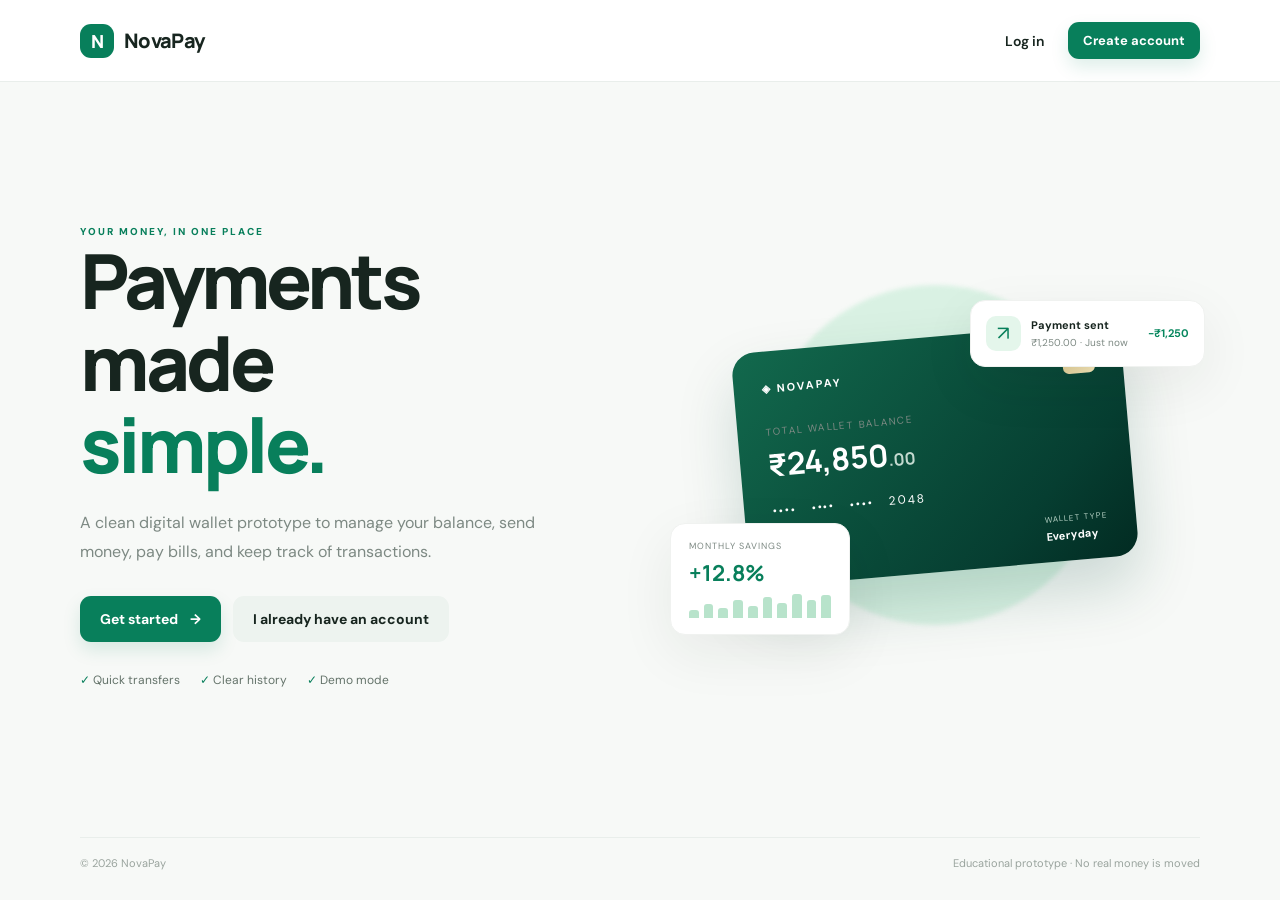
<file: index.html>
<!doctype html>
<html lang="en">
<head>
  <meta charset="utf-8"><meta name="viewport" content="width=device-width, initial-scale=1">
  <title>NovaPay | Digital Wallet</title><link rel="stylesheet" href="style.css">
</head>
<body class="landing">
  <nav class="topbar"><a class="brand" href="index.html"><span class="brand-icon">N</span> NovaPay</a><div class="nav-actions"><a class="nav-link" href="login.html">Log in</a><a class="btn btn-primary btn-small" href="register.html">Create account</a></div></nav>
  <main class="hero wrap">
    <section class="hero-copy"><span class="eyebrow">YOUR MONEY, IN ONE PLACE</span><h1>Payments made<br><span>simple.</span></h1><p>A clean digital wallet prototype to manage your balance, send money, pay bills, and keep track of transactions.</p><div class="hero-actions"><a class="btn btn-primary" href="register.html">Get started <span>→</span></a><a class="btn btn-quiet" href="login.html">I already have an account</a></div><div class="trust-row"><span>✓ Quick transfers</span><span>✓ Clear history</span><span>✓ Demo mode</span></div></section>
    <section class="hero-visual"><div class="glow"></div><div class="preview-card"><div class="card-top"><span>◈ NOVAPAY</span><span class="chip"></span></div><p class="muted light-muted">TOTAL WALLET BALANCE</p><h2>₹24,850<span class="decimal">.00</span></h2><div class="card-number">•••• &nbsp; •••• &nbsp; •••• &nbsp; 2048</div><div class="card-bottom"><div><small>WALLET HOLDER</small><strong>Alex Morgan</strong></div><div><small>WALLET TYPE</small><strong>Everyday</strong></div></div></div><div class="float-note"><span class="note-icon">↗</span><div><strong>Payment sent</strong><small>₹1,250.00 · Just now</small></div><b class="positive">−₹1,250</b></div><div class="mini-stat"><small>MONTHLY SAVINGS</small><strong>+12.8%</strong><div class="bars"><i></i><i></i><i></i><i></i><i></i><i></i><i></i><i></i><i></i><i></i></div></div></section>
  </main><footer class="footer wrap"><span>© 2026 NovaPay</span><span>Educational prototype · No real money is moved</span></footer>
</body></html>
</file>
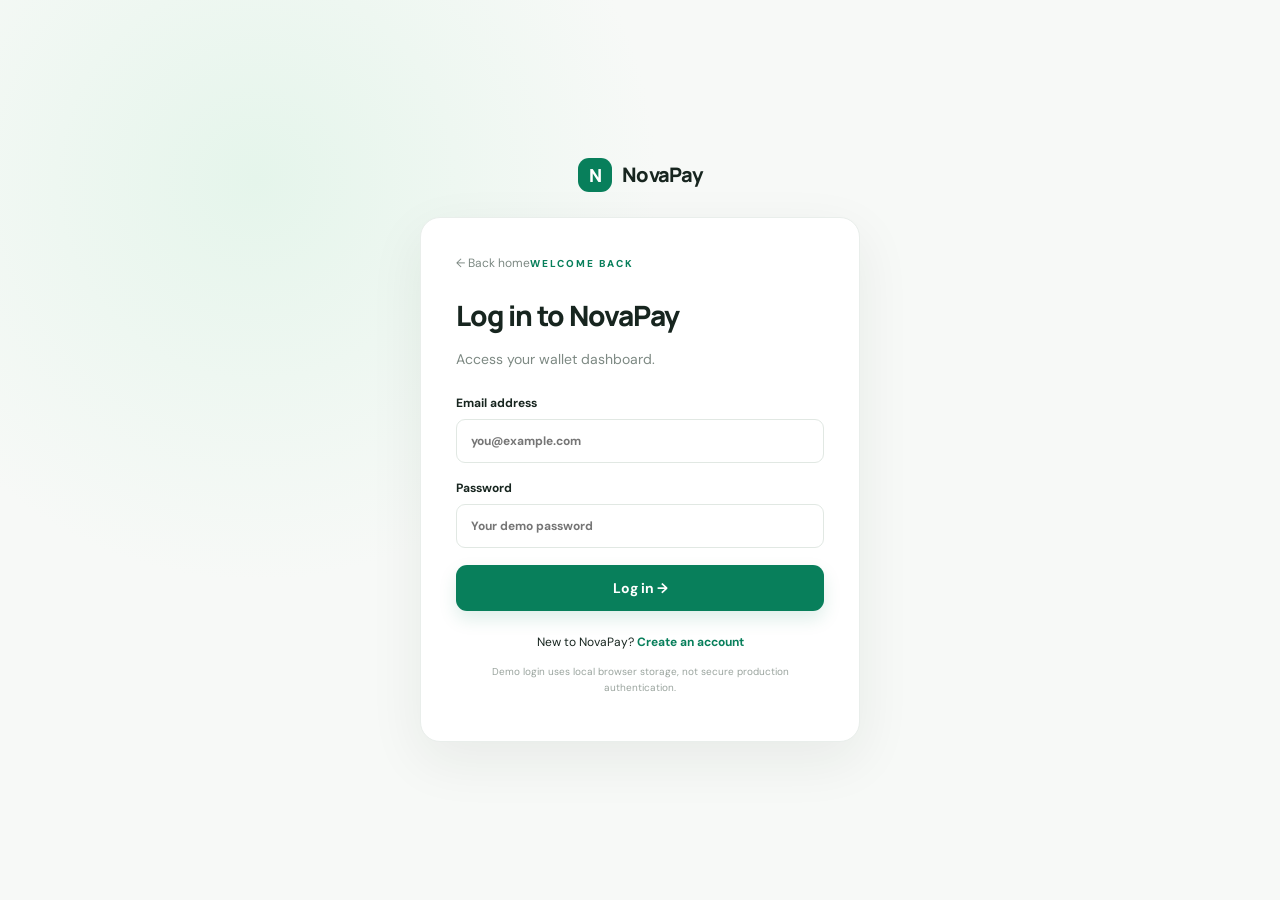
<file: bills.html>
<!doctype html>
<html lang="en"><head><meta charset="utf-8"><meta name="viewport" content="width=device-width, initial-scale=1"><title>Pay bills | NovaPay</title><link rel="stylesheet" href="style.css"></head><body class="app-page"><aside class="sidebar"><a class="brand" href="wallet.html"><span class="brand-icon">N</span> NovaPay</a><div class="profile"><div class="avatar" id="avatarInitial">A</div><div><strong id="sidebarName">Alex Morgan</strong><small>Personal wallet</small></div></div><nav class="side-nav"><a href="wallet.html">▦ <span>Overview</span></a><a href="transfer.html">↗ <span>Send money</span></a><a class="active" href="bills.html">▤ <span>Pay bills</span></a><a href="transactions.html">↻ <span>Transactions</span></a><a href="notifications.html">♧ <span>Notifications</span></a></nav><button class="logout" id="logoutBtn">↪ Log out</button><div class="sidebar-note"><span>🔒</span><strong>Demo environment</strong><small>No real money or payments are processed.</small></div></aside><main class="dashboard"><header class="dash-header"><div><p class="eyebrow">EVERYDAY PAYMENTS</p><h1>Pay your bills</h1><p class="muted">Choose a bill category and record a demo payment.</p></div><a class="btn btn-quiet btn-small" href="wallet.html">← Dashboard</a></header><section class="bill-grid"><button class="bill-tile" data-bill="Electricity"><span class="bill-icon yellow-bg">ϟ</span><strong>Electricity</strong><small>Utility bill</small><span>Pay now →</span></button><button class="bill-tile" data-bill="Internet"><span class="bill-icon blue-bg">⌁</span><strong>Internet</strong><small>Broadband bill</small><span>Pay now →</span></button><button class="bill-tile" data-bill="Mobile recharge"><span class="bill-icon purple-bg">▯</span><strong>Mobile recharge</strong><small>Prepaid recharge</small><span>Pay now →</span></button><button class="bill-tile" data-bill="Water"><span class="bill-icon green-bg">≈</span><strong>Water</strong><small>Water bill</small><span>Pay now →</span></button></section><section class="panel bill-form-panel"><h2 id="billFormTitle">Bill payment</h2><form id="billForm"><label>Bill category<input id="billCategory" readonly value="Electricity"></label><label>Consumer / account number<input id="consumerId" required placeholder="Enter account reference"></label><label>Amount (₹)<div class="amount-input"><span>₹</span><input id="billAmount" type="number" min="1" step="0.01" required placeholder="0.00"></div></label><button class="btn btn-primary" type="submit">Pay demo bill →</button></form><div id="formMessage" class="message" aria-live="polite"></div></section><p class="disclaimer">Bills are simulated for learning. No utility provider is contacted.</p></main><script src="app.js"></script></body></html>
</file>
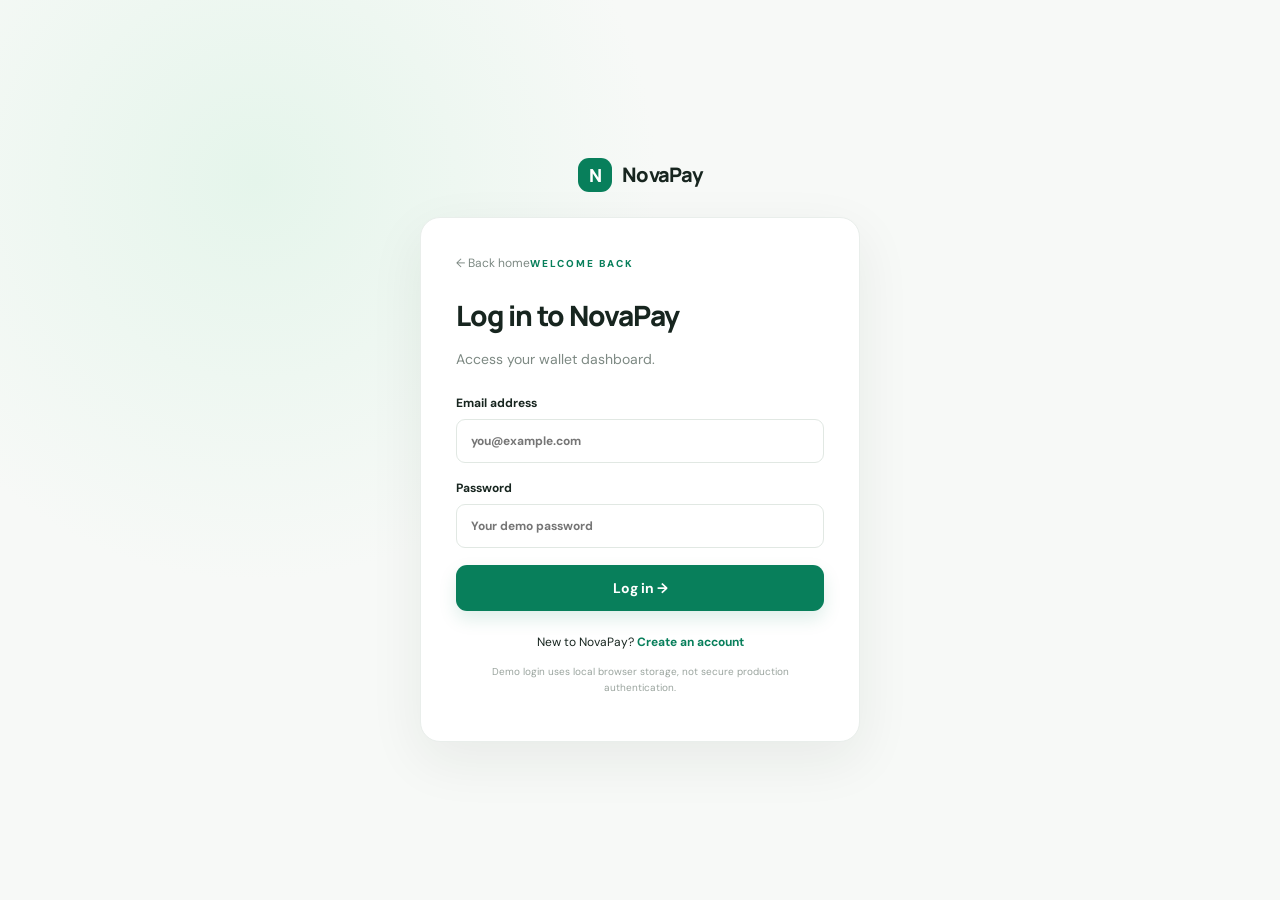
<file: login.html>
<!doctype html>
<html lang="en"><head><meta charset="utf-8"><meta name="viewport" content="width=device-width, initial-scale=1"><title>Log in | NovaPay</title><link rel="stylesheet" href="style.css"></head>
<body class="auth-page"><a class="brand auth-brand" href="index.html"><span class="brand-icon">N</span> NovaPay</a><main class="auth-card"><a class="back-link" href="index.html">← Back home</a><span class="eyebrow">WELCOME BACK</span><h1>Log in to NovaPay</h1><p class="muted">Access your wallet dashboard.</p><form id="loginForm"><label>Email address<input id="email" type="email" required placeholder="you@example.com"></label><label>Password<input id="password" type="password" required placeholder="Your demo password"></label><button class="btn btn-primary full" type="submit">Log in →</button></form><p class="auth-switch">New to NovaPay? <a href="register.html">Create an account</a></p><p class="tiny-note">Demo login uses local browser storage, not secure production authentication.</p></main><script src="app.js"></script></body></html>
</file>
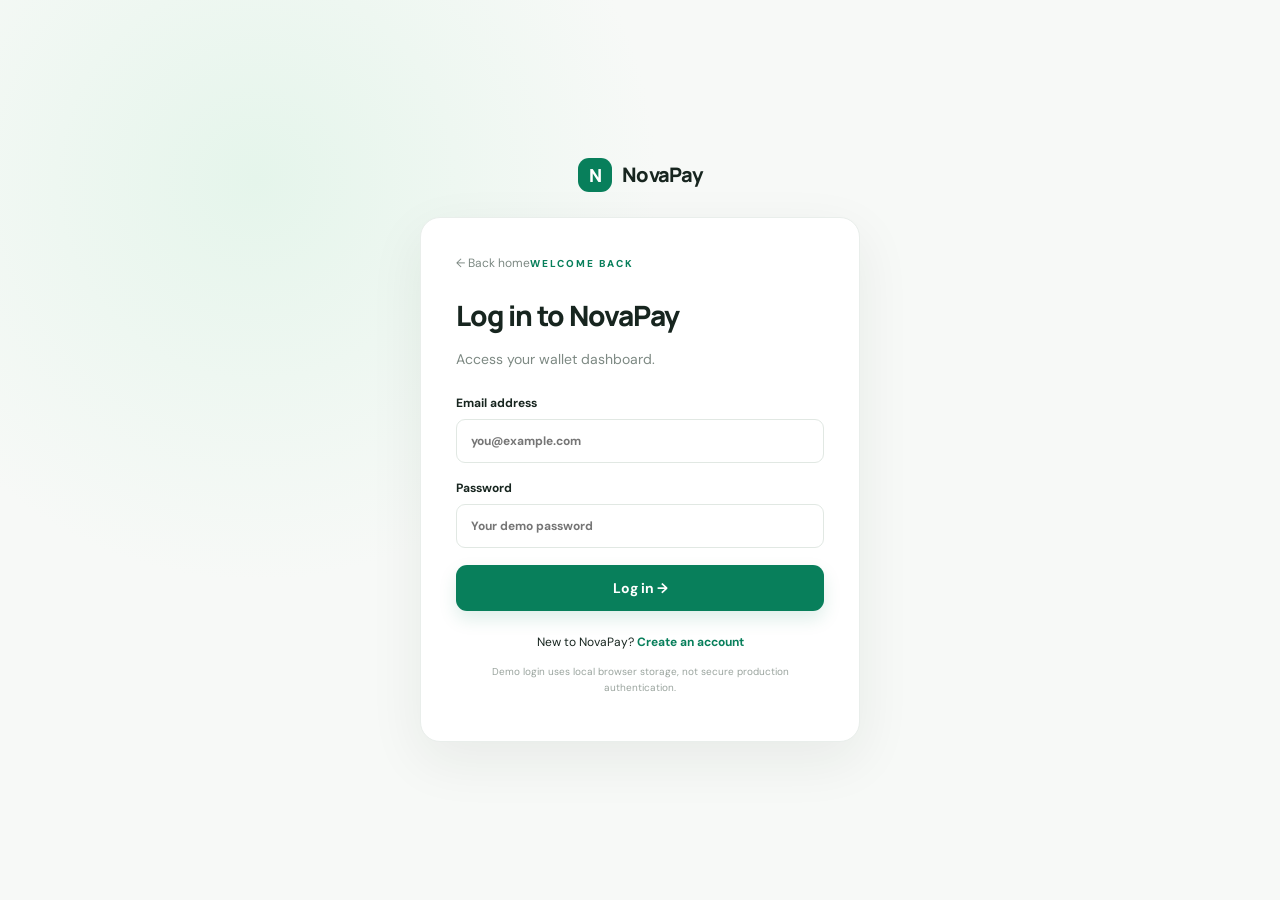
<file: notifications.html>
<!doctype html>
<html lang="en"><head><meta charset="utf-8"><meta name="viewport" content="width=device-width, initial-scale=1"><title>Notifications | NovaPay</title><link rel="stylesheet" href="style.css"></head><body class="app-page"><aside class="sidebar"><a class="brand" href="wallet.html"><span class="brand-icon">N</span> NovaPay</a><div class="profile"><div class="avatar" id="avatarInitial">A</div><div><strong id="sidebarName">Alex Morgan</strong><small>Personal wallet</small></div></div><nav class="side-nav"><a href="wallet.html">▦ <span>Overview</span></a><a href="transfer.html">↗ <span>Send money</span></a><a href="bills.html">▤ <span>Pay bills</span></a><a href="transactions.html">↻ <span>Transactions</span></a><a class="active" href="notifications.html">♧ <span>Notifications</span></a></nav><button class="logout" id="logoutBtn">↪ Log out</button><div class="sidebar-note"><span>🔒</span><strong>Demo environment</strong><small>No real money or payments are processed.</small></div></aside><main class="dashboard"><header class="dash-header"><div><p class="eyebrow">UPDATES</p><h1>Notifications</h1><p class="muted">Important updates about your wallet activity.</p></div><a class="btn btn-quiet btn-small" href="wallet.html">← Dashboard</a></header><section class="panel"><div class="section-heading"><h2>Recent updates</h2><span class="muted">Latest first</span></div><div id="notificationList" class="notification-list"></div></section><p class="disclaimer">Notifications are simulated in your browser.</p></main><script src="app.js"></script></body></html>
</file>
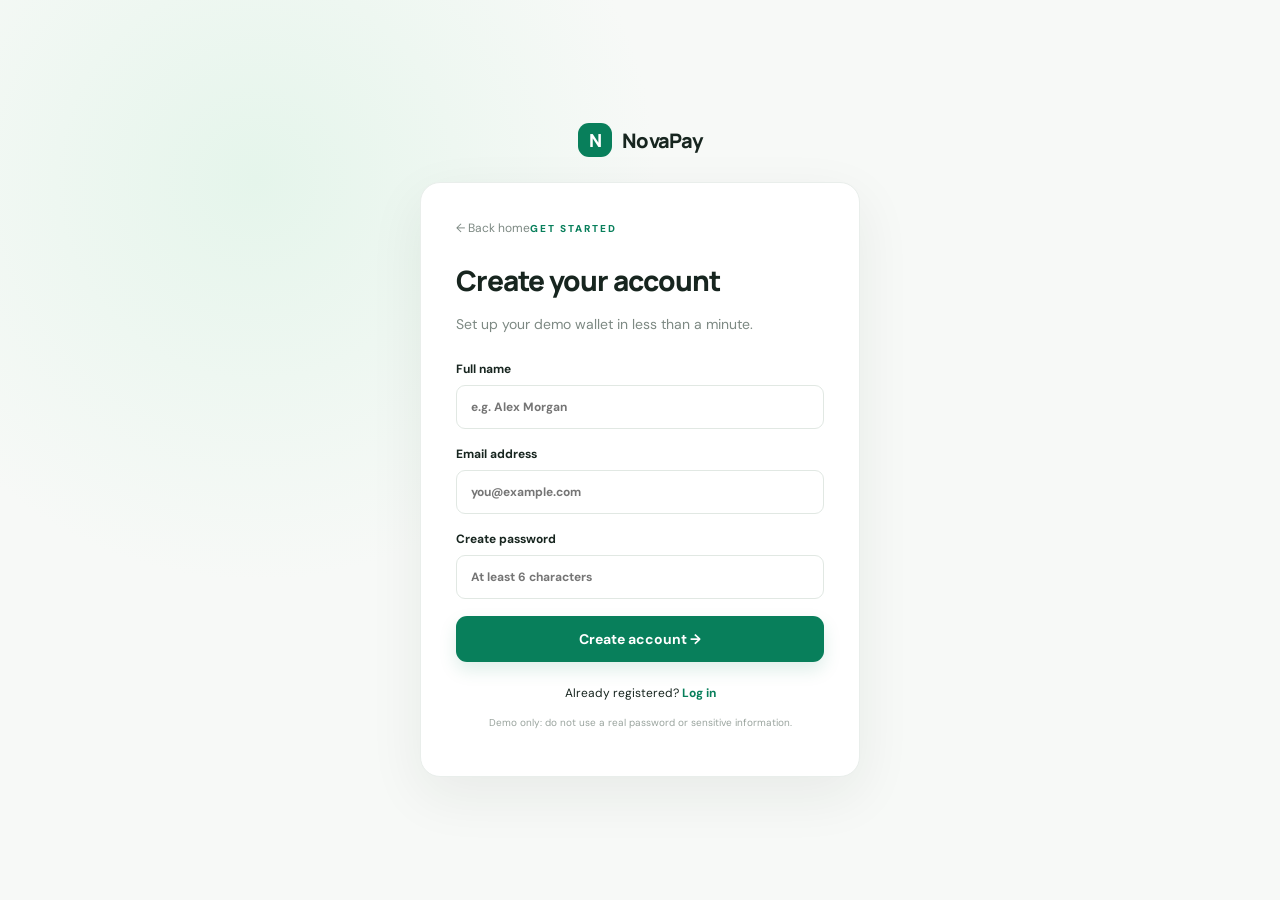
<file: register.html>
<!doctype html>
<html lang="en"><head><meta charset="utf-8"><meta name="viewport" content="width=device-width, initial-scale=1"><title>Create account | NovaPay</title><link rel="stylesheet" href="style.css"></head>
<body class="auth-page"><a class="brand auth-brand" href="index.html"><span class="brand-icon">N</span> NovaPay</a><main class="auth-card"><a class="back-link" href="index.html">← Back home</a><span class="eyebrow">GET STARTED</span><h1>Create your account</h1><p class="muted">Set up your demo wallet in less than a minute.</p><form id="registerForm"><label>Full name<input id="name" required placeholder="e.g. Alex Morgan"></label><label>Email address<input id="email" type="email" required placeholder="you@example.com"></label><label>Create password<input id="password" type="password" minlength="6" required placeholder="At least 6 characters"></label><button class="btn btn-primary full" type="submit">Create account →</button></form><p class="auth-switch">Already registered? <a href="login.html">Log in</a></p><p class="tiny-note">Demo only: do not use a real password or sensitive information.</p></main><script src="app.js"></script></body></html>
</file>
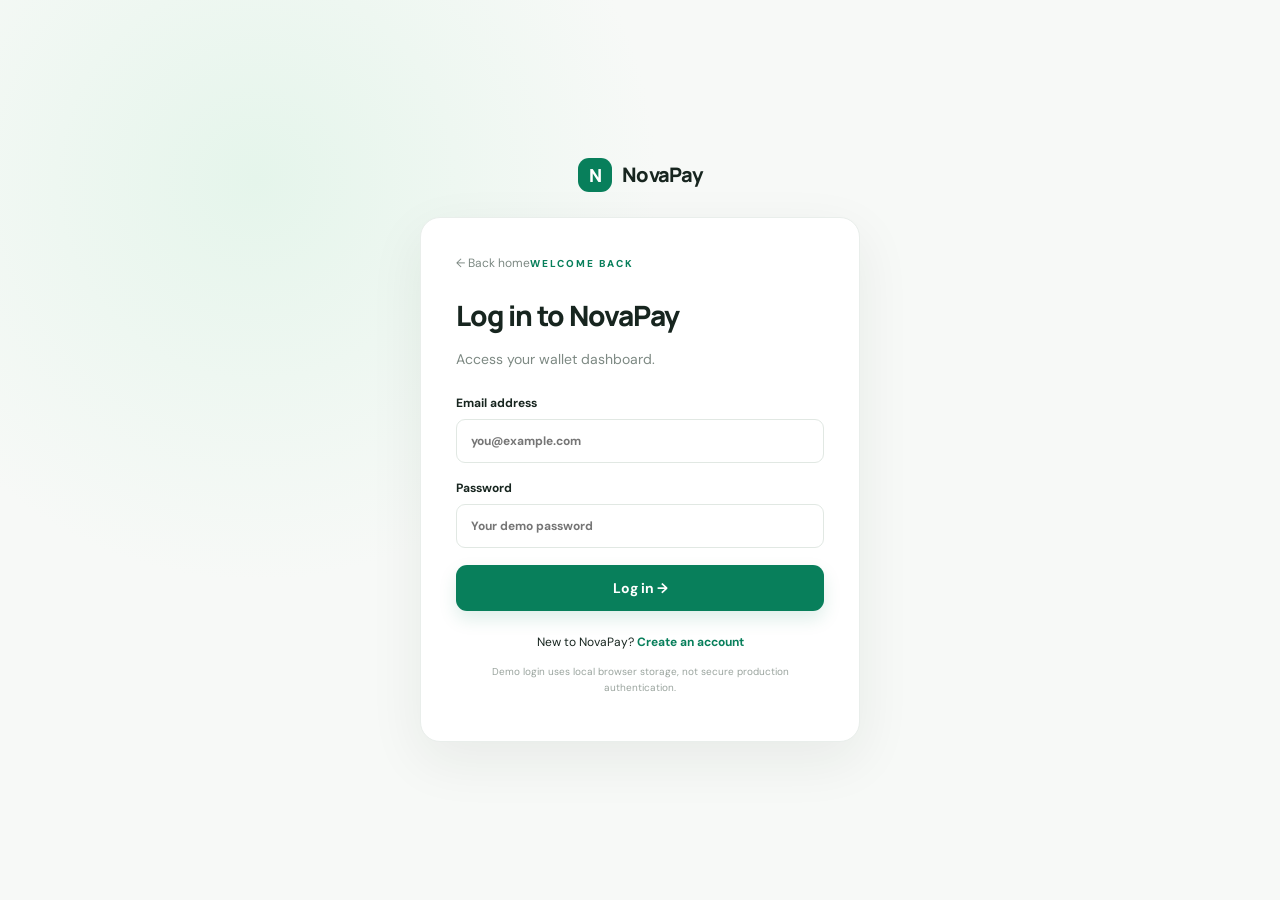
<file: transactions.html>
<!doctype html>
<html lang="en"><head><meta charset="utf-8"><meta name="viewport" content="width=device-width, initial-scale=1"><title>Transactions | NovaPay</title><link rel="stylesheet" href="style.css"></head><body class="app-page"><aside class="sidebar"><a class="brand" href="wallet.html"><span class="brand-icon">N</span> NovaPay</a><div class="profile"><div class="avatar" id="avatarInitial">A</div><div><strong id="sidebarName">Alex Morgan</strong><small>Personal wallet</small></div></div><nav class="side-nav"><a href="wallet.html">▦ <span>Overview</span></a><a href="transfer.html">↗ <span>Send money</span></a><a href="bills.html">▤ <span>Pay bills</span></a><a class="active" href="transactions.html">↻ <span>Transactions</span></a><a href="notifications.html">♧ <span>Notifications</span></a></nav><button class="logout" id="logoutBtn">↪ Log out</button><div class="sidebar-note"><span>🔒</span><strong>Demo environment</strong><small>No real money or payments are processed.</small></div></aside><main class="dashboard"><header class="dash-header"><div><p class="eyebrow">ACTIVITY</p><h1>Transactions</h1><p class="muted">Your wallet activity, all in one place.</p></div><a class="btn btn-primary btn-small" href="transfer.html">＋ New transfer</a></header><section class="panel"><div class="section-heading"><h2>Transaction history</h2><button class="text-button" id="clearHistory">Clear demo history</button></div><div id="allTransactions" class="transaction-list"></div></section><p class="disclaimer">Transaction records are stored in this browser only.</p></main><script src="app.js"></script></body></html>
</file>
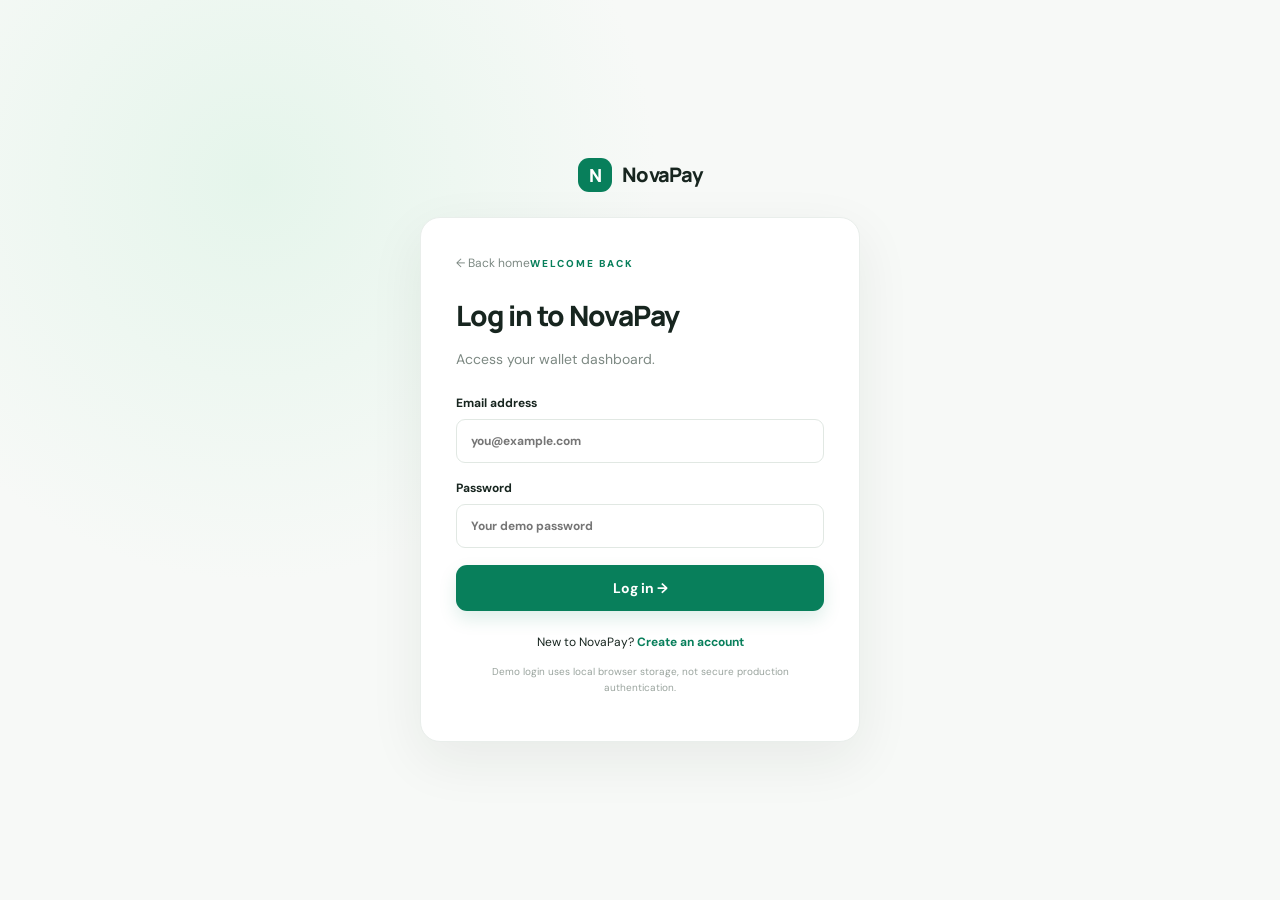
<file: transfer.html>
<!doctype html>
<html lang="en"><head><meta charset="utf-8"><meta name="viewport" content="width=device-width, initial-scale=1"><title>Send money | NovaPay</title><link rel="stylesheet" href="style.css"></head><body class="app-page"><aside class="sidebar"><a class="brand" href="wallet.html"><span class="brand-icon">N</span> NovaPay</a><div class="profile"><div class="avatar" id="avatarInitial">A</div><div><strong id="sidebarName">Alex Morgan</strong><small>Personal wallet</small></div></div><nav class="side-nav"><a href="wallet.html">▦ <span>Overview</span></a><a class="active" href="transfer.html">↗ <span>Send money</span></a><a href="bills.html">▤ <span>Pay bills</span></a><a href="transactions.html">↻ <span>Transactions</span></a><a href="notifications.html">♧ <span>Notifications</span></a></nav><button class="logout" id="logoutBtn">↪ Log out</button><div class="sidebar-note"><span>🔒</span><strong>Demo environment</strong><small>No real money or payments are processed.</small></div></aside><main class="dashboard"><header class="dash-header"><div><p class="eyebrow">PAYMENTS</p><h1>Send money</h1><p class="muted">Transfer demo funds to another person.</p></div><a class="btn btn-quiet btn-small" href="wallet.html">← Dashboard</a></header><section class="form-layout"><article class="panel form-panel"><h2>Transfer details</h2><p class="muted">Review the details before submitting.</p><form id="transferForm"><label>Recipient name<input id="recipient" required placeholder="e.g. Jamie Lee"></label><label>Recipient email<input id="recipientEmail" type="email" required placeholder="jamie@example.com"></label><label>Amount (₹)<div class="amount-input"><span>₹</span><input id="transferAmount" type="number" min="1" step="0.01" required placeholder="0.00"></div></label><label>Note (optional)<input id="transferNote" maxlength="80" placeholder="What is this payment for?"></label><div class="form-info"><span>Transfer fee</span><strong>₹0.00</strong></div><div class="form-info"><span>Available balance</span><strong id="availableBalance">₹10,000.00</strong></div><button class="btn btn-primary full" type="submit">Review and send →</button></form><div id="formMessage" class="message" aria-live="polite"></div></article><aside class="panel side-info"><div class="info-icon">↗</div><h3>Simple, transparent transfers</h3><p class="muted">This local prototype updates your demo balance and transaction history. It does not contact a bank or move real money.</p><hr><p class="muted">Before a real payment product launches, it needs secure server-side authentication, a trusted payment provider, transaction verification, and regulatory review.</p></aside></section></main><script src="app.js"></script></body></html>
</file>
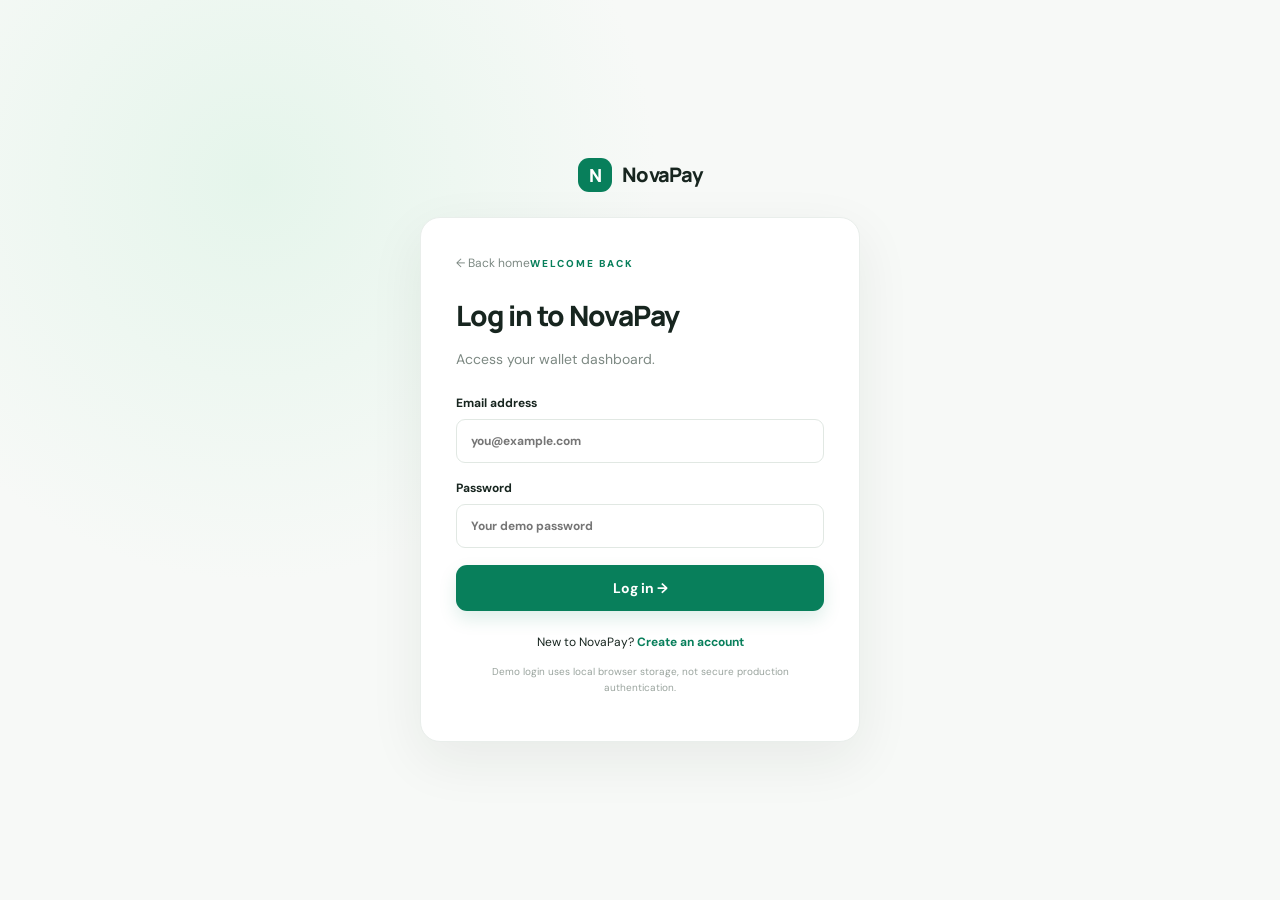
<file: wallet.html>
<!doctype html>
<html lang="en"><head><meta charset="utf-8"><meta name="viewport" content="width=device-width, initial-scale=1"><title>Wallet | NovaPay</title><link rel="stylesheet" href="style.css"></head>
<body class="app-page"><aside class="sidebar"><a class="brand" href="wallet.html"><span class="brand-icon">N</span> NovaPay</a><div class="profile"><div class="avatar" id="avatarInitial">A</div><div><strong id="sidebarName">Alex Morgan</strong><small>Personal wallet</small></div></div><nav class="side-nav"><a class="active" href="wallet.html">▦ <span>Overview</span></a><a href="transfer.html">↗ <span>Send money</span></a><a href="bills.html">▤ <span>Pay bills</span></a><a href="transactions.html">↻ <span>Transactions</span></a><a href="notifications.html">♧ <span>Notifications</span></a></nav><button class="logout" id="logoutBtn">↪ Log out</button><div class="sidebar-note"><span>🔒</span><strong>Demo environment</strong><small>No real money or payments are processed.</small></div></aside>
<main class="dashboard"><header class="dash-header"><div><p class="eyebrow">YOUR FINANCES</p><h1>Wallet overview</h1><p class="muted">Here’s what’s happening with your money.</p></div><a class="btn btn-primary btn-small" href="transfer.html">＋ Send money</a></header>
<section class="balance-grid"><article class="balance-card"><div class="balance-heading"><span>Total wallet balance</span><span class="balance-symbol">₹</span></div><h2 id="balanceAmount">₹10,000.00</h2><p><span class="status-dot"></span> Available balance</p><div class="balance-footer"><span>Demo wallet</span><span>•••• 2048</span></div></article><article class="stat-card"><span class="stat-icon green">↗</span><p class="muted">Money received</p><h3 id="receivedAmount">₹0.00</h3><small class="positive">This demo session</small></article><article class="stat-card"><span class="stat-icon purple">↙</span><p class="muted">Money sent</p><h3 id="sentAmount">₹0.00</h3><small class="muted">This demo session</small></article></section>
<section class="quick-actions"><div class="section-heading"><h2>Quick actions</h2><span class="muted">Manage your wallet</span></div><div class="action-grid"><a href="transfer.html"><span class="action-icon purple-bg">↗</span><strong>Send money</strong><small>Transfer to someone</small></a><button id="addMoneyBtn" class="action-button"><span class="action-icon green-bg">＋</span><strong>Add money</strong><small>Top up demo balance</small></button><a href="bills.html"><span class="action-icon orange-bg">▤</span><strong>Pay a bill</strong><small>Utilities and services</small></a><a href="transactions.html"><span class="action-icon blue-bg">↻</span><strong>History</strong><small>Review activity</small></a></div></section>
<section class="panel"><div class="section-heading"><h2>Recent transactions</h2><a href="transactions.html">View all →</a></div><div id="recentTransactions" class="transaction-list"></div></section><p class="disclaimer">Prototype notice: this application stores demo data in your browser. It is not a real financial service.</p></main><script src="app.js"></script></body></html>
</file>
<file: style.css>
@import url('https://fonts.googleapis.com/css2?family=DM+Sans:wght@400;500;600;700&family=Manrope:wght@400;500;600;700;800&display=swap');
:root{--ink:#17251f;--muted:#7d8983;--green:#087f5b;--green-dark:#066648;--pale:#e9f6ef;--line:#e9eeeb;--bg:#f7f9f7;--white:#fff;--shadow:0 18px 55px rgba(23,37,31,.07)}*{box-sizing:border-box}body{margin:0;background:var(--bg);color:var(--ink);font-family:'DM Sans',sans-serif;font-size:14px}a{color:inherit;text-decoration:none}button,input{font:inherit}button,a{ -webkit-tap-highlight-color:transparent}.wrap{width:min(1120px,calc(100% - 48px));margin:auto}.topbar{height:82px;padding:0 max(24px,calc((100% - 1120px)/2));display:flex;align-items:center;justify-content:space-between;background:#fff;border-bottom:1px solid var(--line)}.brand{display:inline-flex;align-items:center;gap:10px;font-family:Manrope,sans-serif;font-weight:800;font-size:20px;letter-spacing:-.7px}.brand-icon{display:grid;place-items:center;width:34px;height:34px;background:var(--green);color:white;border-radius:11px;font-weight:800;font-size:18px}.nav-actions{display:flex;align-items:center;gap:24px}.nav-link{font-weight:600}.btn{display:inline-flex;align-items:center;justify-content:center;gap:12px;padding:14px 20px;border:0;border-radius:11px;font-weight:700;cursor:pointer;transition:.2s}.btn:hover{transform:translateY(-1px)}.btn-primary{background:var(--green);color:#fff;box-shadow:0 8px 18px #087f5b22}.btn-primary:hover{background:var(--green-dark)}.btn-small{padding:10px 15px;font-size:13px}.btn-quiet{background:#edf3ef;color:var(--ink)}.hero{min-height:calc(100vh - 145px);display:grid;grid-template-columns:1fr 1fr;align-items:center;gap:60px;padding-top:55px;padding-bottom:65px}.eyebrow{font-size:10px;letter-spacing:2px;font-weight:800;color:var(--green);margin:0 0 15px}.hero h1{font:800 clamp(48px,6vw,76px)/1.08 Manrope,sans-serif;letter-spacing:-4px;margin:0 0 24px}.hero h1 span{color:var(--green)}.hero-copy>p{max-width:470px;color:var(--muted);font-size:16px;line-height:1.8}.hero-actions{display:flex;gap:12px;align-items:center;flex-wrap:wrap;margin:30px 0}.trust-row{display:flex;gap:20px;flex-wrap:wrap;color:#64736a;font-size:12px}.trust-row span:first-letter{color:var(--green)}.hero-visual{height:440px;position:relative;display:grid;place-items:center}.glow{position:absolute;width:340px;height:340px;border-radius:50%;background:#d9f1e3;filter:blur(2px)}.preview-card{position:relative;z-index:1;width:min(390px,90%);height:235px;border-radius:23px;padding:25px 28px;color:white;background:linear-gradient(135deg,#12694d,#063e31 75%,#022b22);box-shadow:0 30px 60px #064a352e;transform:rotate(-5deg)}.card-top,.card-bottom{display:flex;justify-content:space-between;align-items:center}.card-top{font-size:11px;letter-spacing:2px;font-weight:700}.chip{width:32px;height:24px;border-radius:6px;background:linear-gradient(135deg,#d8c28a,#f3e4b7)}.light-muted{color:#c3d9cf;margin:25px 0 5px;font-size:10px;letter-spacing:1.4px}.preview-card h2{font:700 31px Manrope;margin:0}.decimal{font-size:17px;color:#c3d9cf}.card-number{margin:18px 0 19px;letter-spacing:2px;font-size:12px}.card-bottom small,.card-bottom strong{display:block}.card-bottom small{font-size:8px;color:#b7d2c5;letter-spacing:1px;margin-bottom:5px}.card-bottom strong{font-size:11px}.float-note,.mini-stat{position:absolute;z-index:2;background:#fff;box-shadow:var(--shadow);border:1px solid #f0f2f0;border-radius:15px}.float-note{right:-5px;top:65px;padding:15px;display:flex;align-items:center;gap:10px}.note-icon{display:grid;place-items:center;width:35px;height:35px;background:#e4f6eb;color:var(--green);border-radius:10px;font-size:20px}.float-note strong,.float-note small{display:block}.float-note strong{font-size:11px}.float-note small{font-size:10px;color:var(--muted);margin-top:4px}.float-note>b{font-size:11px;margin-left:10px}.positive{color:#07875e}.mini-stat{left:0;bottom:40px;padding:16px 18px;width:180px}.mini-stat small{display:block;font-size:9px;color:var(--muted);letter-spacing:1px}.mini-stat strong{display:block;font:700 22px Manrope;color:var(--green);margin:6px 0}.bars{display:flex;align-items:end;gap:5px;height:24px}.bars i{flex:1;background:#b8e3cb;border-radius:3px 3px 0 0}.bars i:nth-child(1){height:30%}.bars i:nth-child(2){height:55%}.bars i:nth-child(3){height:40%}.bars i:nth-child(4){height:75%}.bars i:nth-child(5){height:50%}.bars i:nth-child(6){height:85%}.bars i:nth-child(7){height:60%}.bars i:nth-child(8){height:100%}.bars i:nth-child(9){height:75%}.bars i:nth-child(10){height:95%}.footer{display:flex;justify-content:space-between;padding:18px 0 24px;color:#9aa49e;font-size:11px;border-top:1px solid var(--line)}
/* authentication */.auth-page{min-height:100vh;display:flex;flex-direction:column;align-items:center;justify-content:center;padding:30px 18px;background:radial-gradient(circle at 20% 20%,#e5f5eb,transparent 32%),var(--bg)}.auth-brand{margin-bottom:25px}.auth-card{width:min(440px,100%);background:#fff;padding:35px;border:1px solid var(--line);border-radius:20px;box-shadow:var(--shadow)}.back-link{display:inline-block;color:var(--muted);font-size:12px;margin-bottom:25px}.auth-card h1{font:800 28px Manrope;letter-spacing:-1px;margin:0 0 10px}.muted{color:var(--muted)}.auth-card>p{line-height:1.6}.auth-card form{margin-top:25px}.auth-switch{text-align:center;font-size:12px;margin-top:22px}.auth-switch a,.section-heading>a{color:var(--green);font-weight:700}.tiny-note{font-size:10px;color:#9aa49e;text-align:center}.full{width:100%}label{display:block;font-size:12px;font-weight:700;margin-bottom:17px}input{display:block;width:100%;margin-top:8px;padding:13px 14px;border:1px solid #e1e8e3;border-radius:9px;outline:none;background:#fff;color:var(--ink)}input:focus{border-color:var(--green);box-shadow:0 0 0 3px #087f5b14}
/* dashboard */.app-page{min-height:100vh}.sidebar{position:fixed;inset:0 auto 0 0;width:245px;background:#fff;border-right:1px solid var(--line);padding:28px 18px;display:flex;flex-direction:column;z-index:3}.sidebar .brand{padding:0 10px 27px}.profile{display:flex;gap:11px;align-items:center;padding:17px 10px 24px;border-bottom:1px solid var(--line)}.avatar{width:39px;height:39px;display:grid;place-items:center;border-radius:13px;background:#dff2e7;color:var(--green);font-weight:800}.profile strong,.profile small{display:block}.profile strong{font-size:12px}.profile small{font-size:10px;color:var(--muted);margin-top:5px}.side-nav{display:grid;gap:6px;margin-top:24px}.side-nav a{display:flex;align-items:center;gap:13px;padding:13px 14px;border-radius:10px;color:#7a8880;font-size:17px}.side-nav a span{font-size:12px;font-weight:600}.side-nav a.active,.side-nav a:hover{background:#eaf6ef;color:var(--green)}.logout{margin-top:auto;background:none;border:0;text-align:left;padding:14px;color:#718077;cursor:pointer}.sidebar-note{display:grid;grid-template-columns:25px 1fr;gap:4px 8px;padding:14px;background:#f6f8f6;border-radius:12px;margin-top:10px}.sidebar-note>span{grid-row:span 2}.sidebar-note strong{font-size:11px}.sidebar-note small{font-size:10px;line-height:1.5;color:var(--muted)}.dashboard{margin-left:245px;padding:42px clamp(22px,4vw,58px);max-width:1600px}.dash-header{display:flex;align-items:center;justify-content:space-between;gap:20px;margin-bottom:30px}.dash-header .eyebrow{margin-bottom:8px}.dash-header h1{font:800 31px Manrope;letter-spacing:-1.2px;margin:0 0 8px}.dash-header p{margin-top:0}.balance-grid{display:grid;grid-template-columns:1.5fr 1fr 1fr;gap:17px}.balance-card{background:linear-gradient(130deg,#0d6b4d,#084431);color:#fff;border-radius:18px;padding:24px 25px;min-height:195px;box-shadow:0 14px 30px #064a351b}.balance-heading{display:flex;justify-content:space-between;align-items:center;font-size:12px;color:#d1e5db}.balance-symbol{display:grid;place-items:center;width:29px;height:29px;border:1px solid #ffffff42;border-radius:9px}.balance-card h2{font:800 clamp(26px,3vw,35px) Manrope;margin:20px 0 9px;letter-spacing:-1px}.balance-card>p{font-size:11px;color:#c7dfd3}.status-dot{display:inline-block;width:7px;height:7px;background:#7de0a9;border-radius:50%;margin-right:6px}.balance-footer{border-top:1px solid #ffffff2c;margin-top:18px;padding-top:12px;display:flex;justify-content:space-between;font-size:10px;color:#c5dfd2}.stat-card,.panel{background:#fff;border:1px solid var(--line);border-radius:17px}.stat-card{padding:23px;min-height:180px}.stat-icon{display:grid;place-items:center;width:37px;height:37px;border-radius:12px;font-size:20px}.green{background:#e6f7ed;color:#07875e}.purple{background:#f0eaff;color:#8058cf}.stat-card p{font-size:11px;margin:20px 0 7px}.stat-card h3{font:800 23px Manrope;margin:0 0 8px}.stat-card small{font-size:10px}.quick-actions{margin:34px 0}.section-heading{display:flex;align-items:center;justify-content:space-between;gap:15px;margin-bottom:18px}.section-heading h2,.panel h2{font:800 17px Manrope;margin:0;letter-spacing:-.4px}.section-heading>span{font-size:11px}.section-heading>a,.text-button{font-size:11px}.action-grid{display:grid;grid-template-columns:repeat(4,1fr);gap:14px}.action-grid>a,.action-button{display:flex;flex-direction:column;align-items:flex-start;gap:8px;text-align:left;padding:20px 18px;background:#fff;border:1px solid var(--line);border-radius:15px;cursor:pointer}.action-grid>a:hover,.action-button:hover,.bill-tile:hover{border-color:#b9ddc8;transform:translateY(-2px)}.action-icon,.bill-icon{display:grid;place-items:center;width:39px;height:39px;border-radius:12px;font-size:20px}.purple-bg{background:#f0eaff;color:#8159cc}.green-bg{background:#e5f7ed;color:#07875e}.orange-bg{background:#fff0e1;color:#ce7829}.blue-bg{background:#e7f2ff;color:#3c79c4}.yellow-bg{background:#fff7d9;color:#a98516}.action-grid strong{font-size:12px}.action-grid small{font-size:10px;color:var(--muted)}.panel{padding:23px;margin-bottom:22px}.transaction-list{display:grid}.transaction-row{display:grid;grid-template-columns:42px 1fr auto;align-items:center;gap:12px;padding:15px 0;border-top:1px solid #f0f2f0}.transaction-row:first-child{border-top:0}.tx-icon{width:39px;height:39px;border-radius:12px;background:#f0f5f1;display:grid;place-items:center;font-size:18px}.tx-main strong,.tx-main small{display:block}.tx-main strong{font-size:12px}.tx-main small{font-size:10px;color:var(--muted);margin-top:5px}.tx-amount{text-align:right;font-weight:700;font-size:12px}.tx-amount small{display:block;font-size:10px;color:var(--muted);font-weight:400;margin-top:5px}.disclaimer{font-size:10px;color:#9aa49e;line-height:1.6;margin-top:22px}.form-layout{display:grid;grid-template-columns:minmax(0,1.5fr) minmax(220px,1fr);gap:20px;align-items:start}.form-panel{padding:28px}.form-panel>h2{margin-bottom:8px}.form-panel>p{font-size:12px;margin-bottom:25px}.amount-input{display:flex;align-items:center;border:1px solid #e1e8e3;border-radius:9px;margin-top:8px}.amount-input:focus-within{border-color:var(--green);box-shadow:0 0 0 3px #087f5b14}.amount-input span{padding-left:14px;color:var(--muted)}.amount-input input{border:0;margin:0;box-shadow:none!important}.form-info{display:flex;justify-content:space-between;padding:12px 0;font-size:11px;color:var(--muted);border-top:1px solid var(--line)}.form-info strong{color:var(--ink)}.form-panel form>.btn{margin-top:15px}.side-info{padding:25px}.info-icon{width:44px;height:44px;display:grid;place-items:center;border-radius:13px;background:#e6f7ed;color:var(--green);font-size:24px}.side-info h3{font:800 16px Manrope}.side-info p{font-size:12px;line-height:1.8}.side-info hr{border:0;border-top:1px solid var(--line);margin:22px 0}.message{margin-top:15px;font-size:12px;line-height:1.5}.message.success{color:var(--green)}.message.error{color:#c13b35}.bill-grid{display:grid;grid-template-columns:repeat(4,1fr);gap:15px;margin-bottom:25px}.bill-tile{display:flex;flex-direction:column;align-items:flex-start;gap:10px;text-align:left;padding:20px;background:#fff;border:1px solid var(--line);border-radius:15px;cursor:pointer;transition:.2s}.bill-tile strong{font-size:12px}.bill-tile small{color:var(--muted);font-size:10px}.bill-tile>span:last-child{font-size:11px;color:var(--green);font-weight:700;margin-top:5px}.bill-form-panel{max-width:650px}.bill-form-panel form{margin-top:22px}.text-button{border:0;background:none;color:var(--green);font-weight:700;cursor:pointer}.notification-list{display:grid}.notification{display:flex;gap:13px;padding:17px 0;border-top:1px solid var(--line)}.notification:first-child{border-top:0}.notification .note-icon{flex-shrink:0}.notification strong{font-size:12px}.notification p{font-size:11px;color:var(--muted);line-height:1.6;margin:5px 0}.notification small{font-size:10px;color:#9aa49e}.empty-state{text-align:center;padding:35px 15px;color:var(--muted);font-size:12px}
@media(max-width:1000px){.sidebar{width:205px}.dashboard{margin-left:205px;padding:30px 24px}.balance-grid{grid-template-columns:1fr 1fr}.balance-card{grid-column:span 2}.action-grid{grid-template-columns:repeat(2,1fr)}.bill-grid{grid-template-columns:repeat(2,1fr)}.hero{gap:25px}.float-note{right:-10px}.mini-stat{left:-5px}}
@media(max-width:700px){.topbar{height:70px}.wrap{width:calc(100% - 36px)}.hero{grid-template-columns:1fr;padding-top:55px;gap:10px}.hero h1{font-size:55px}.hero-visual{height:360px}.preview-card{width:min(360px,88%);height:220px;padding:22px}.float-note{right:0;top:30px}.mini-stat{bottom:10px;left:0}.footer{gap:10px;flex-direction:column}.sidebar{position:static;width:auto;height:auto;padding:14px 16px;border-right:0;border-bottom:1px solid var(--line)}.sidebar .brand{padding:0 5px 12px}.profile,.sidebar-note,.logout{display:none}.side-nav{display:flex;overflow-x:auto;margin-top:0;gap:5px}.side-nav a{flex-shrink:0;padding:10px;border-radius:9px}.side-nav a span{font-size:11px}.dashboard{margin:0;padding:27px 17px}.dash-header{align-items:flex-start}.dash-header h1{font-size:26px}.dash-header .btn{white-space:nowrap}.balance-grid{grid-template-columns:1fr 1fr;gap:10px}.balance-card{grid-column:span 2}.stat-card{padding:17px;min-height:150px}.stat-card h3{font-size:19px}.action-grid{gap:10px}.action-grid>a,.action-button{padding:15px 13px}.form-layout{grid-template-columns:1fr}.bill-grid{gap:10px}.panel{padding:18px}.auth-card{padding:25px}.nav-actions{gap:14px}.hero-actions{align-items:stretch;flex-direction:column}.hero-actions .btn{width:100%}}
</file>
